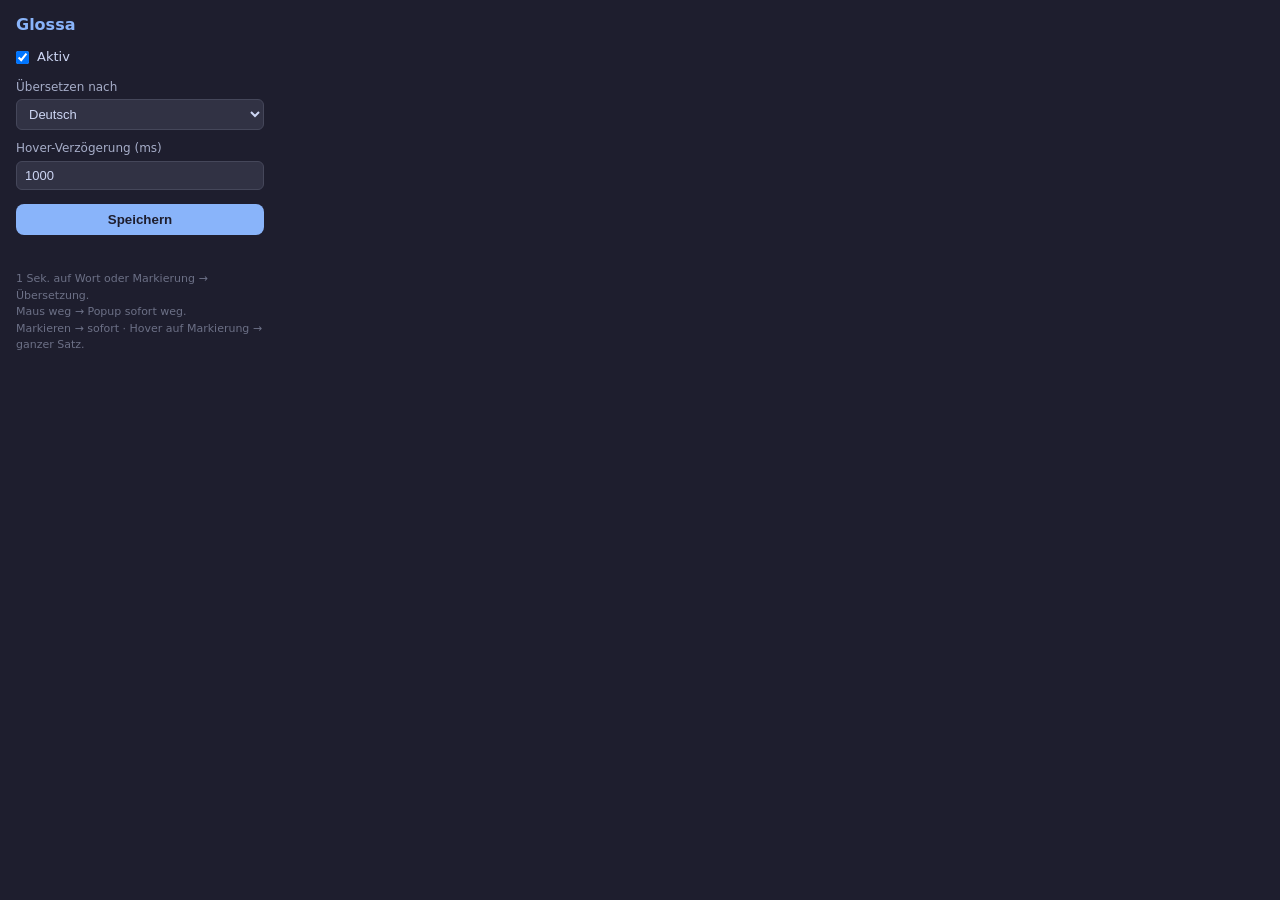
<file: popup.html>
<!DOCTYPE html>
<html lang="de">
  <head>
    <meta charset="utf-8" />
    <title>Glossa</title>
    <style>
      * { box-sizing: border-box; }
      body {
        margin: 0;
        padding: 14px 16px 16px;
        width: 280px;
        font: 13px/1.4 "Segoe UI", system-ui, sans-serif;
        color: #cdd6f4;
        background: #1e1e2e;
      }
      h1 {
        margin: 0 0 12px;
        font-size: 16px;
        font-weight: 600;
        color: #89b4fa;
      }
      label {
        display: block;
        margin-bottom: 10px;
        color: #a6adc8;
        font-size: 12px;
      }
      select, input[type="number"] {
        width: 100%;
        margin-top: 4px;
        padding: 6px 8px;
        border-radius: 6px;
        border: 1px solid #45475a;
        background: #313244;
        color: #cdd6f4;
        font-size: 13px;
      }
      .row { display: flex; align-items: center; gap: 8px; margin-bottom: 12px; }
      .row input { width: auto; margin: 0; }
      .row span { color: #cdd6f4; font-size: 13px; }
      button {
        width: 100%;
        margin-top: 4px;
        padding: 8px;
        border: none;
        border-radius: 8px;
        background: #89b4fa;
        color: #1e1e2e;
        font-weight: 600;
        cursor: pointer;
      }
      button:hover { background: #b4befe; }
      .hint {
        margin-top: 12px;
        font-size: 11px;
        color: #6c7086;
        line-height: 1.5;
      }
      .saved { color: #a6e3a1; font-size: 12px; min-height: 18px; margin-top: 6px; }
      .saved.error { color: #f38ba8; }
    </style>
  </head>
  <body>
    <h1>Glossa</h1>
    <label class="row" for="enabled">
      <input type="checkbox" id="enabled" checked />
      <span>Aktiv</span>
    </label>
    <label>
      Übersetzen nach
      <select id="targetLang"></select>
    </label>
    <label>
      Hover-Verzögerung (ms)
      <input type="number" id="hoverDelayMs" min="0" max="3000" step="100" value="1000" />
    </label>
    <button type="button" id="save">Speichern</button>
    <div class="saved" id="status"></div>
    <p class="hint">
      1 Sek. auf Wort oder Markierung → Übersetzung.<br />
      Maus weg → Popup sofort weg.<br />
      Markieren → sofort · Hover auf Markierung → ganzer Satz.
    </p>
    <script src="languages.js"></script>
    <script src="popup.js"></script>
  </body>
</html>
</file>
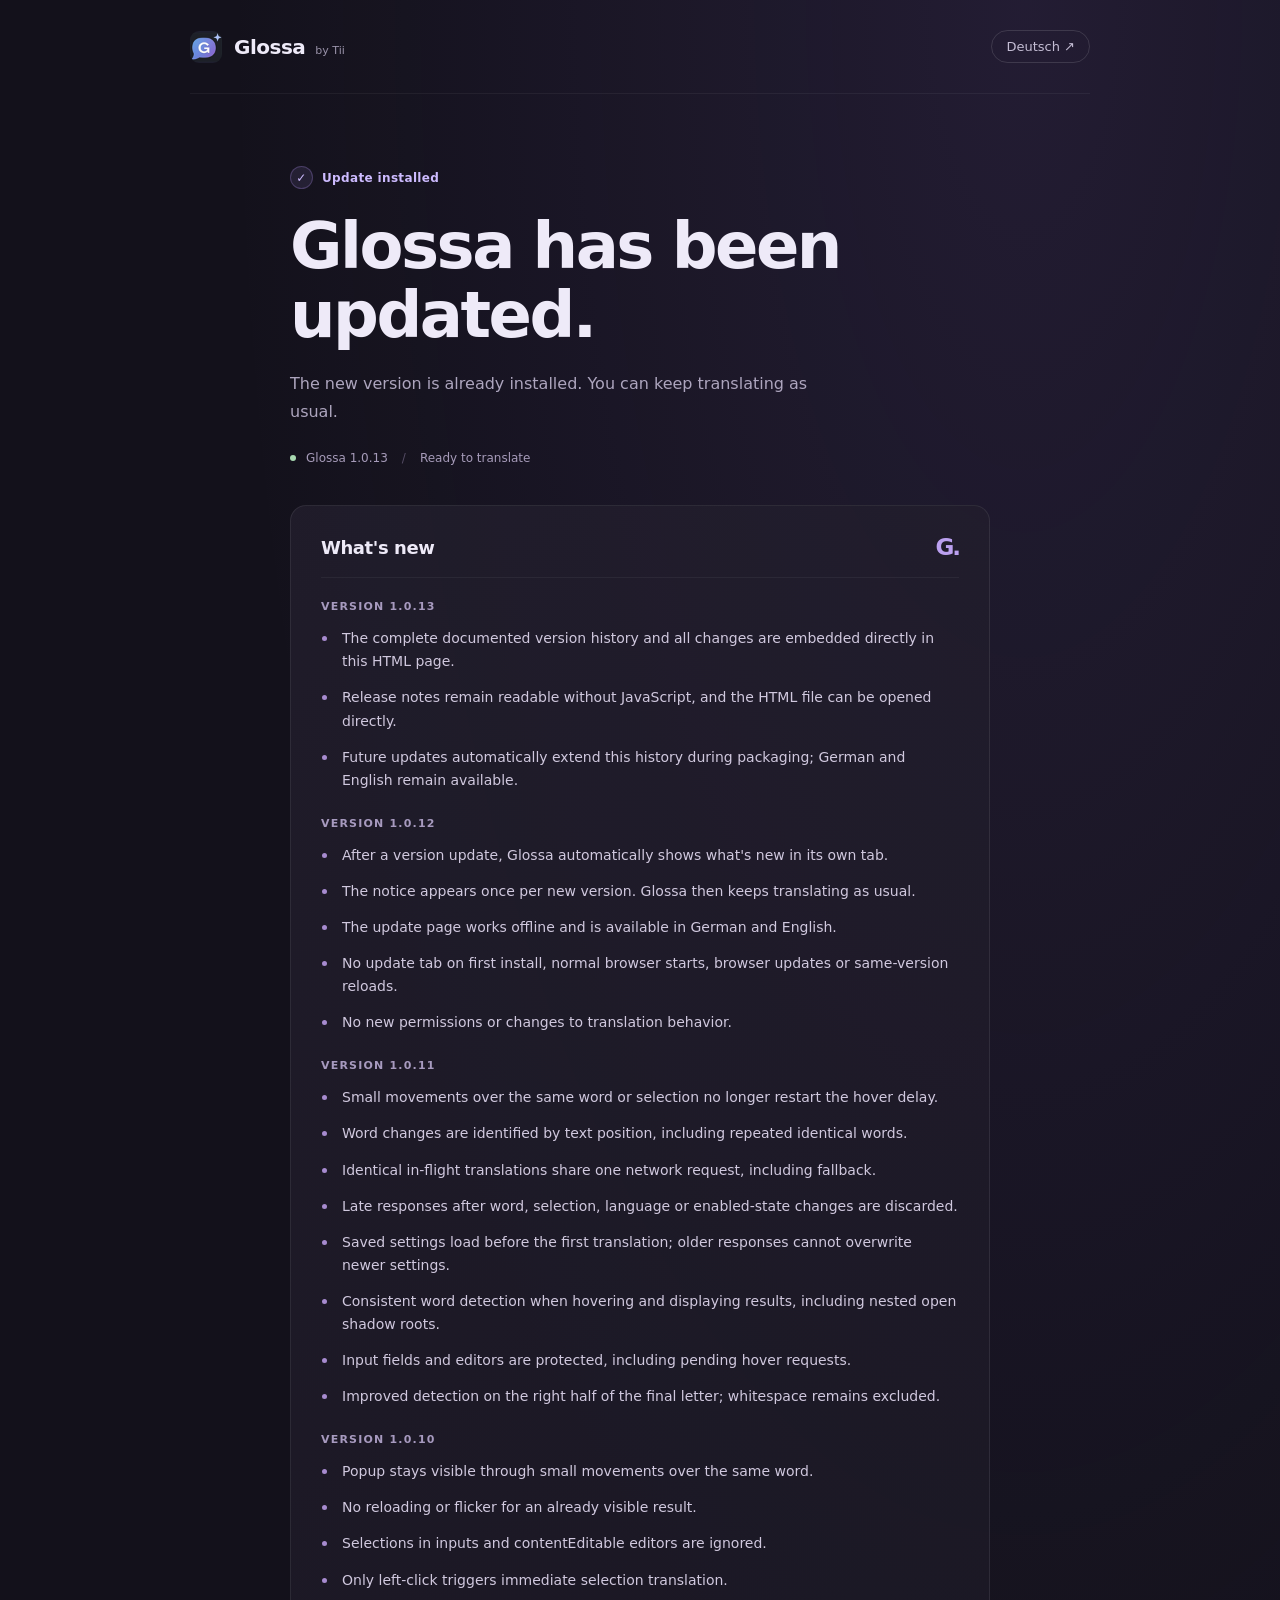
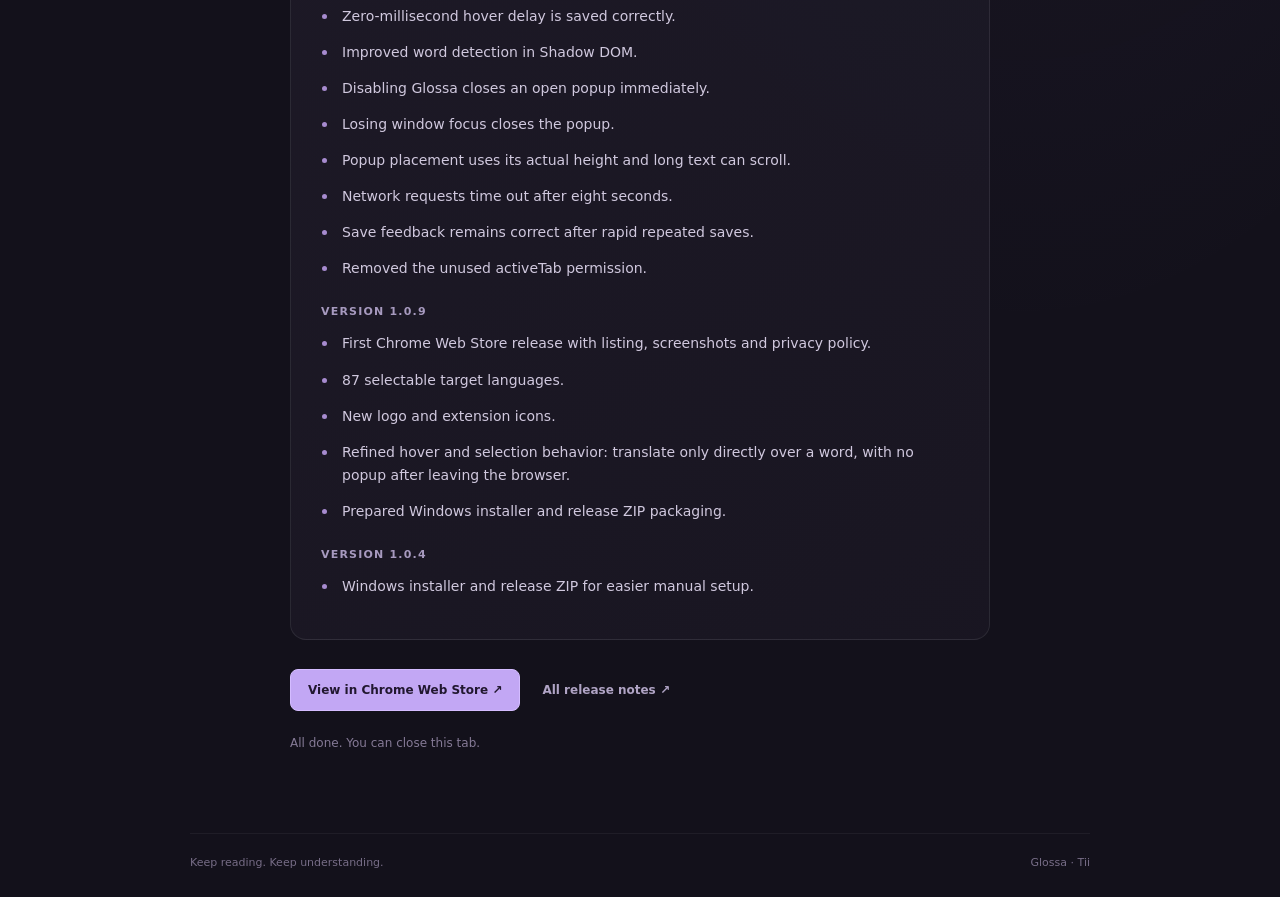
<file: updates.html>
<!DOCTYPE html>
<html lang="de">
<head>
  <meta charset="utf-8" />
  <meta name="viewport" content="width=device-width, initial-scale=1" />
  <meta name="color-scheme" content="dark" />
  <title>Glossa wurde aktualisiert</title>
  <link rel="icon" href="icons/icon48.png" />
  <link rel="stylesheet" href="updates.css" />
  <script src="updates.js" defer></script>
</head>
<body>
  <div class="shell">
    <header>
      <a class="brand" href="https://github.com/TiiTime/Glossa" target="_blank" rel="noopener noreferrer" aria-label="Glossa auf GitHub">
        <img src="icons/icon48.png" alt="" width="32" height="32" />
        <span>Glossa<span class="byline">by Tii</span></span>
      </a>
      <button id="language" type="button" aria-label="Switch to English">English <span aria-hidden="true">↗</span></button>
    </header>
    <main>
      <div class="status"><span aria-hidden="true">✓</span><span id="status">Update installiert</span></div>
      <h1 id="title">Glossa wurde<br /> aktualisiert.</h1>
      <p class="intro" id="intro">Die neue Version ist bereits installiert. Du kannst wie gewohnt weiterübersetzen.</p>
      <div class="version-line"><span class="dot" aria-hidden="true"></span><span id="version">Glossa</span><span class="separator">/</span><span id="version-label">Bereit zum Übersetzen</span></div>
      <section class="notes" aria-labelledby="notes-title">
        <div class="section-heading"><h2 id="notes-title">Das ist neu</h2><span class="small-mark" aria-hidden="true">G.</span></div>
        <div id="release-notes" aria-live="polite">
<!-- release-notes:start -->
<section class="release-group" data-release-version="1.0.13"><h3>Version 1.0.13</h3><ul><li data-en="The complete documented version history and all changes are embedded directly in this HTML page.">Die vollst&#228;ndige dokumentierte Versionshistorie mit allen &#196;nderungen steht direkt in dieser HTML-Seite.</li>
<li data-en="Release notes remain readable without JavaScript, and the HTML file can be opened directly.">Die Versionshinweise sind auch ohne JavaScript lesbar. Die HTML-Datei kann direkt ge&#246;ffnet werden.</li>
<li data-en="Future updates automatically extend this history during packaging; German and English remain available.">K&#252;nftige Updates erg&#228;nzen diese Historie automatisch beim Paketbau; Deutsch und Englisch bleiben verf&#252;gbar.</li></ul></section>
<section class="release-group" data-release-version="1.0.12"><h3>Version 1.0.12</h3><ul><li data-en="After a version update, Glossa automatically shows what&#39;s new in its own tab.">Nach einem Versionsupdate zeigt Glossa automatisch die Neuerungen in einem eigenen Tab.</li>
<li data-en="The notice appears once per new version. Glossa then keeps translating as usual.">Der Hinweis erscheint einmal pro neuer Version. Danach &#252;bersetzt Glossa wie gewohnt weiter.</li>
<li data-en="The update page works offline and is available in German and English.">Die Update-Seite funktioniert auch offline und ist auf Deutsch und Englisch verf&#252;gbar.</li>
<li data-en="No update tab on first install, normal browser starts, browser updates or same-version reloads.">Kein Update-Tab bei Erstinstallation, normalen Browserstarts, Browserupdates oder Neuladen derselben Version.</li>
<li data-en="No new permissions or changes to translation behavior.">Keine neuen Berechtigungen oder &#196;nderungen am &#220;bersetzungsverhalten.</li></ul></section>
<section class="release-group" data-release-version="1.0.11"><h3>Version 1.0.11</h3><ul><li data-en="Small movements over the same word or selection no longer restart the hover delay.">Kleine Mausbewegungen auf demselben Wort oder derselben Markierung setzen die Hover-Wartezeit nicht mehr zur&#252;ck.</li>
<li data-en="Word changes are identified by text position, including repeated identical words.">Wortwechsel werden anhand der Textposition erkannt, auch bei identischen W&#246;rtern an verschiedenen Stellen.</li>
<li data-en="Identical in-flight translations share one network request, including fallback.">Identische laufende &#220;bersetzungsanfragen teilen sich einen Netzwerkaufruf einschlie&#223;lich API-Fallback.</li>
<li data-en="Late responses after word, selection, language or enabled-state changes are discarded.">Versp&#228;tete Antworten nach Wort-, Markierungs- oder Sprachwechsel sowie nach dem Ausschalten werden verworfen.</li>
<li data-en="Saved settings load before the first translation; older responses cannot overwrite newer settings.">Gespeicherte Einstellungen werden vor der ersten &#220;bersetzung geladen; &#228;ltere Antworten &#252;berschreiben keine neueren Einstellungen.</li>
<li data-en="Consistent word detection when hovering and displaying results, including nested open shadow roots.">Einheitliche Worterkennung beim Hover und beim Anzeigen des Ergebnisses, auch in verschachtelten offenen Shadow Roots.</li>
<li data-en="Input fields and editors are protected, including pending hover requests.">Eingabefelder und Editoren werden beim Hover einschlie&#223;lich laufender Anfragen gesch&#252;tzt.</li>
<li data-en="Improved detection on the right half of the final letter; whitespace remains excluded.">Worterkennung an der rechten H&#228;lfte des letzten Buchstabens verbessert; Leerraum bleibt ausgeschlossen.</li></ul></section>
<section class="release-group" data-release-version="1.0.10"><h3>Version 1.0.10</h3><ul><li data-en="Popup stays visible through small movements over the same word.">Popup bleibt bei kleinen Mausbewegungen auf demselben Wort sichtbar.</li>
<li data-en="No reloading or flicker for an already visible result.">Kein erneutes Laden oder Flackern bei bereits sichtbarem Ergebnis.</li>
<li data-en="Selections in inputs and contentEditable editors are ignored.">Markierungen in Eingabefeldern und contentEditable-Editoren werden ignoriert.</li>
<li data-en="Only left-click triggers immediate selection translation.">Nur Linksklick l&#246;st die Sofort-&#220;bersetzung aus.</li>
<li data-en="Zero-millisecond hover delay is saved correctly.">Hover-Verz&#246;gerung 0 ms wird korrekt gespeichert.</li>
<li data-en="Improved word detection in Shadow DOM.">Verbesserte Worterkennung in Shadow DOM.</li>
<li data-en="Disabling Glossa closes an open popup immediately.">Ausschalten schlie&#223;t ein offenes Popup sofort.</li>
<li data-en="Losing window focus closes the popup.">Fenster-Fokusverlust schlie&#223;t das Popup.</li>
<li data-en="Popup placement uses its actual height and long text can scroll.">Popup-Position ber&#252;cksichtigt die tats&#228;chliche H&#246;he und lange Texte sind scrollbar.</li>
<li data-en="Network requests time out after eight seconds.">Netzwerkanfragen brechen nach acht Sekunden ab.</li>
<li data-en="Save feedback remains correct after rapid repeated saves.">Die Speichermeldung bleibt auch bei schnellem wiederholtem Speichern korrekt.</li>
<li data-en="Removed the unused activeTab permission.">Die ungenutzte Berechtigung activeTab wurde entfernt.</li></ul></section>
<section class="release-group" data-release-version="1.0.9"><h3>Version 1.0.9</h3><ul><li data-en="First Chrome Web Store release with listing, screenshots and privacy policy.">Erste Ver&#246;ffentlichung im Chrome Web Store mit Listing, Screenshots und Datenschutzerkl&#228;rung.</li>
<li data-en="87 selectable target languages.">87 ausw&#228;hlbare Zielsprachen.</li>
<li data-en="New logo and extension icons.">Neues Logo und neue Erweiterungs-Icons.</li>
<li data-en="Refined hover and selection behavior: translate only directly over a word, with no popup after leaving the browser.">Hover- und Markierungsverhalten &#252;berarbeitet: &#220;bersetzung nur direkt auf einem Wort, kein Popup nach Verlassen des Browsers.</li>
<li data-en="Prepared Windows installer and release ZIP packaging.">Windows-Installer und Release-ZIP-Paketierung vorbereitet.</li></ul></section>
<section class="release-group" data-release-version="1.0.4"><h3>Version 1.0.4</h3><ul><li data-en="Windows installer and release ZIP for easier manual setup.">Windows-Installer und Release-ZIP f&#252;r die einfachere manuelle Einrichtung.</li></ul></section>
<!-- release-notes:end -->
        </div>
      </section>
      <div class="actions">
        <a class="primary" id="store" href="https://chromewebstore.google.com/detail/glossa/jopklcgamodpahihakgiogohpiaafamm" target="_blank" rel="noopener noreferrer">Im Chrome Web Store ansehen <span aria-hidden="true">↗</span></a>
        <a class="secondary" id="github" href="https://github.com/TiiTime/Glossa/releases" target="_blank" rel="noopener noreferrer">Alle Versionshinweise <span aria-hidden="true">↗</span></a>
      </div>
      <p class="hint" id="hint">Alles erledigt. Du kannst diesen Tab schließen.</p>
    </main>
    <footer><span id="footer">Einfach lesen. Einfach verstehen.</span><span>Glossa · Tii</span></footer>
  </div>
</body>
</html>
</file>
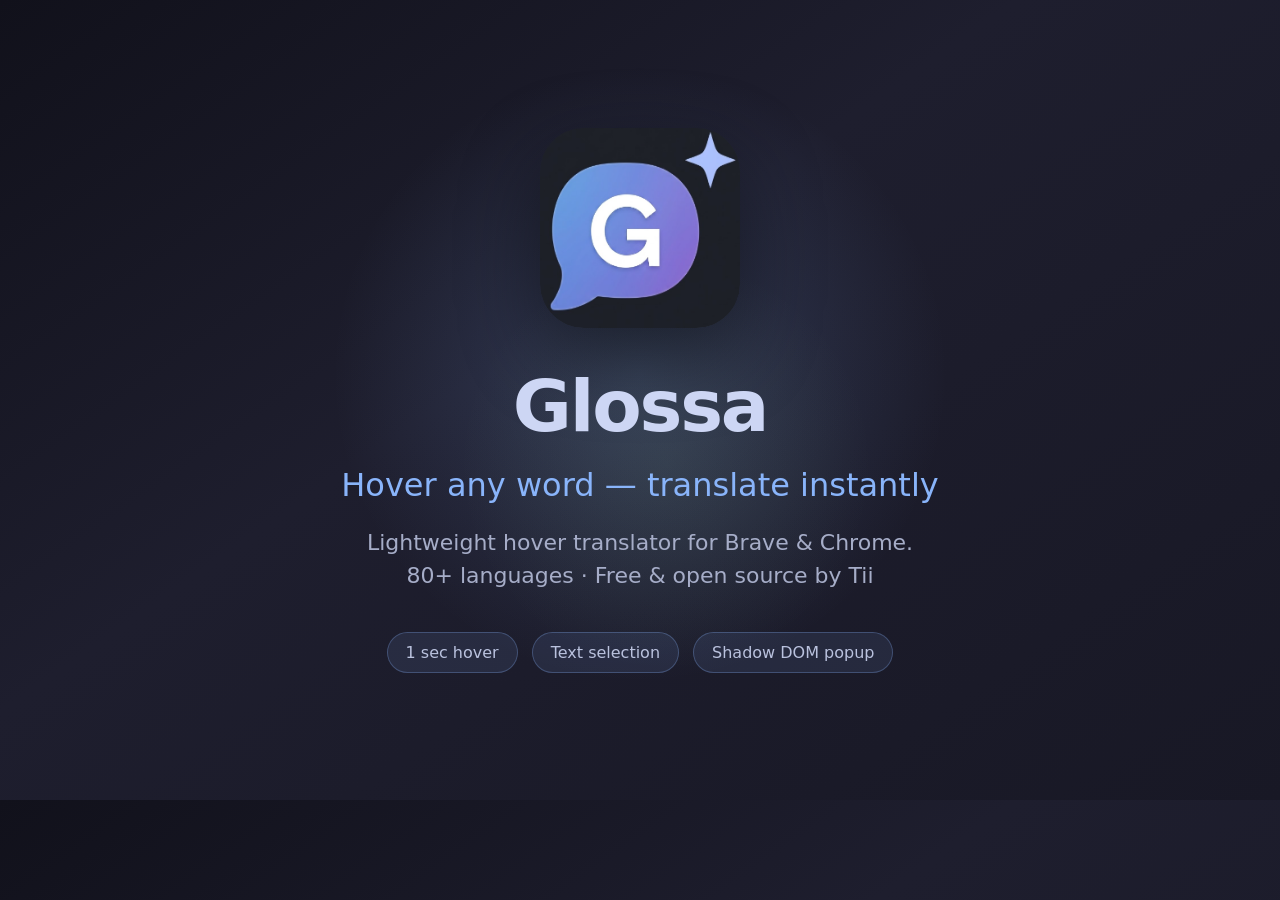
<file: webstore/assets/promo-screenshot.html>
<!DOCTYPE html>
<html lang="en">
  <head>
    <meta charset="utf-8" />
    <title>Glossa Promo</title>
    <style>
      * { box-sizing: border-box; margin: 0; padding: 0; }
      html, body {
        width: 1280px;
        height: 800px;
        overflow: hidden;
        font-family: "Segoe UI", system-ui, sans-serif;
        background: linear-gradient(145deg, #11111b 0%, #1e1e2e 42%, #181825 100%);
      }
      .scene {
        width: 1280px;
        height: 800px;
        display: flex;
        flex-direction: column;
        align-items: center;
        justify-content: center;
        position: relative;
        text-align: center;
        padding: 48px;
      }
      .glow {
        position: absolute;
        width: 640px;
        height: 640px;
        border-radius: 50%;
        background: radial-gradient(circle, rgba(137, 180, 250, 0.2), transparent 68%);
        top: 50%;
        left: 50%;
        transform: translate(-50%, -54%);
      }
      .glow2 {
        position: absolute;
        width: 420px;
        height: 420px;
        border-radius: 50%;
        background: radial-gradient(circle, rgba(166, 227, 161, 0.08), transparent 70%);
        top: 58%;
        left: 52%;
        transform: translate(-50%, -50%);
      }
      .logo {
        width: 200px;
        height: 200px;
        border-radius: 44px;
        margin-bottom: 36px;
        position: relative;
        z-index: 1;
        box-shadow: 0 28px 80px rgba(0, 0, 0, 0.45);
      }
      h1 {
        font-size: 72px;
        font-weight: 700;
        color: #cdd6f4;
        letter-spacing: -0.03em;
        position: relative;
        z-index: 1;
      }
      .tagline {
        margin-top: 18px;
        font-size: 32px;
        font-weight: 500;
        color: #89b4fa;
        position: relative;
        z-index: 1;
      }
      .sub {
        margin-top: 22px;
        font-size: 22px;
        color: #a6adc8;
        line-height: 1.5;
        max-width: 720px;
        position: relative;
        z-index: 1;
      }
      .pills {
        margin-top: 40px;
        display: flex;
        gap: 14px;
        flex-wrap: wrap;
        justify-content: center;
        position: relative;
        z-index: 1;
      }
      .pill {
        padding: 10px 18px;
        border-radius: 999px;
        background: rgba(137, 180, 250, 0.1);
        border: 1px solid rgba(137, 180, 250, 0.28);
        color: #bac2de;
        font-size: 16px;
      }
    </style>
  </head>
  <body>
    <div class="scene">
      <div class="glow"></div>
      <div class="glow2"></div>
      <img class="logo" src="glossa-logo-source.png" alt="Glossa" />
      <h1>Glossa</h1>
      <p class="tagline">Hover any word — translate instantly</p>
      <p class="sub">Lightweight hover translator for Brave &amp; Chrome.<br />80+ languages · Free &amp; open source by Tii</p>
      <div class="pills">
        <span class="pill">1 sec hover</span>
        <span class="pill">Text selection</span>
        <span class="pill">Shadow DOM popup</span>
      </div>
    </div>
  </body>
</html>
</file>
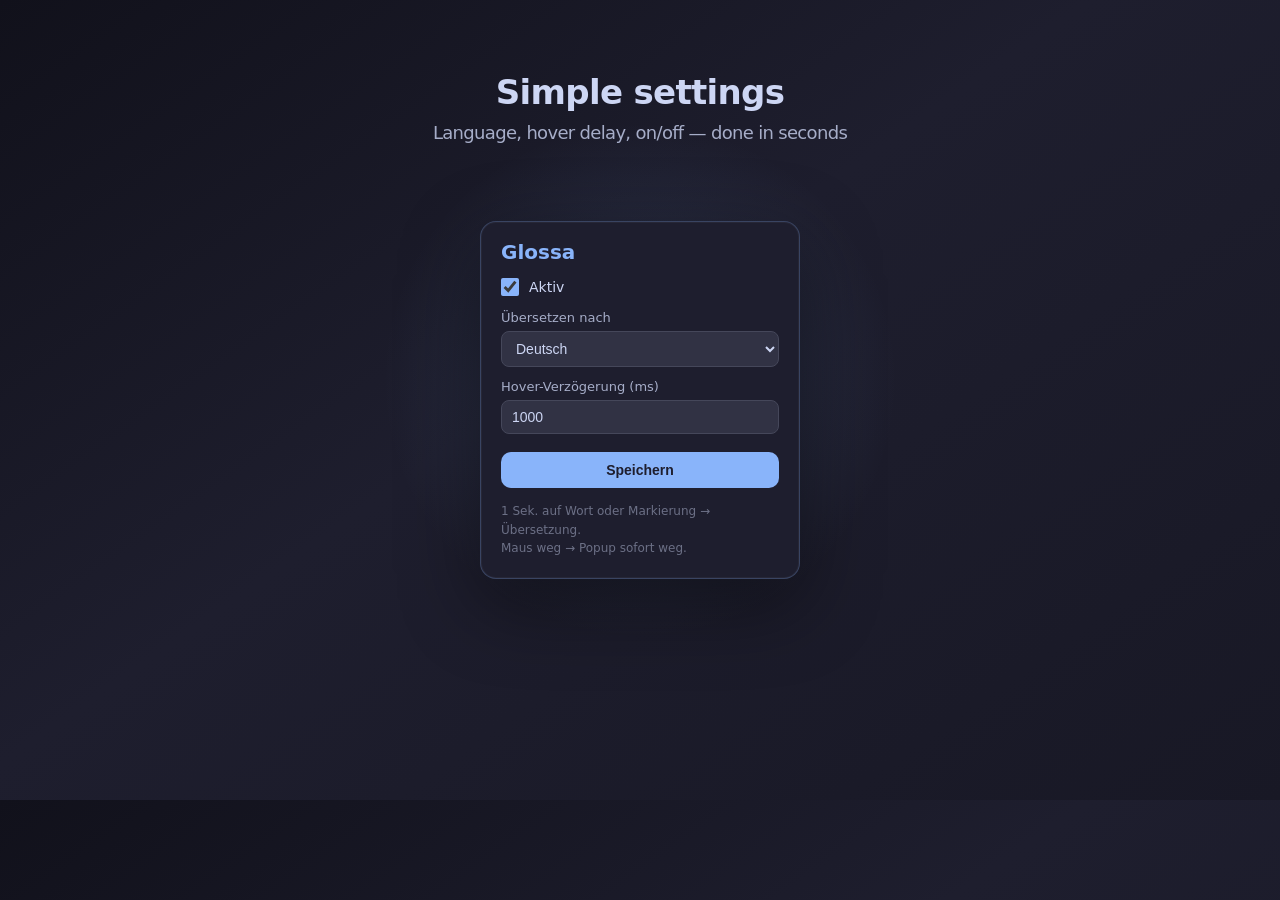
<file: webstore/assets/settings-screenshot.html>
<!DOCTYPE html>
<html lang="de">
  <head>
    <meta charset="utf-8" />
    <title>Glossa Settings Screenshot</title>
    <style>
      * { box-sizing: border-box; margin: 0; padding: 0; }
      html, body {
        width: 1280px;
        height: 800px;
        overflow: hidden;
        font-family: "Segoe UI", system-ui, sans-serif;
        background: linear-gradient(145deg, #11111b 0%, #1e1e2e 45%, #181825 100%);
      }
      .scene {
        width: 1280px;
        height: 800px;
        display: flex;
        align-items: center;
        justify-content: center;
        position: relative;
      }
      .glow {
        position: absolute;
        width: 520px;
        height: 520px;
        border-radius: 50%;
        background: radial-gradient(circle, rgba(137, 180, 250, 0.18), transparent 70%);
        top: 120px;
        left: 50%;
        transform: translateX(-50%);
      }
      .caption {
        position: absolute;
        top: 72px;
        left: 0;
        right: 0;
        text-align: center;
        color: #cdd6f4;
        font-size: 34px;
        font-weight: 600;
        letter-spacing: -0.02em;
      }
      .caption span {
        display: block;
        margin-top: 10px;
        font-size: 18px;
        font-weight: 400;
        color: #a6adc8;
      }
      .popup {
        width: 320px;
        padding: 18px 20px 20px;
        border-radius: 16px;
        background: #1e1e2e;
        border: 1px solid rgba(137, 180, 250, 0.25);
        box-shadow: 0 24px 80px rgba(0, 0, 0, 0.45), 0 0 0 1px rgba(255, 255, 255, 0.04) inset;
        position: relative;
        z-index: 1;
      }
      .popup h1 {
        margin: 0 0 14px;
        font-size: 20px;
        font-weight: 600;
        color: #89b4fa;
      }
      label {
        display: block;
        margin-bottom: 12px;
        color: #a6adc8;
        font-size: 13px;
      }
      select, input[type="number"] {
        width: 100%;
        margin-top: 6px;
        padding: 8px 10px;
        border-radius: 8px;
        border: 1px solid #45475a;
        background: #313244;
        color: #cdd6f4;
        font-size: 14px;
      }
      .row {
        display: flex;
        align-items: center;
        gap: 10px;
        margin-bottom: 14px;
      }
      .row input { width: 18px; height: 18px; accent-color: #89b4fa; }
      .row span { color: #cdd6f4; font-size: 14px; }
      button {
        width: 100%;
        margin-top: 6px;
        padding: 10px;
        border: none;
        border-radius: 10px;
        background: #89b4fa;
        color: #1e1e2e;
        font-weight: 600;
        font-size: 14px;
      }
      .hint {
        margin-top: 14px;
        font-size: 12px;
        color: #6c7086;
        line-height: 1.55;
      }
    </style>
  </head>
  <body>
    <div class="scene">
      <div class="glow"></div>
      <div class="caption">
        Simple settings
        <span>Language, hover delay, on/off — done in seconds</span>
      </div>
      <div class="popup">
        <h1>Glossa</h1>
        <label class="row">
          <input type="checkbox" checked />
          <span>Aktiv</span>
        </label>
        <label>
          Übersetzen nach
          <select>
            <option selected>Deutsch</option>
          </select>
        </label>
        <label>
          Hover-Verzögerung (ms)
          <input type="number" value="1000" />
        </label>
        <button type="button">Speichern</button>
        <p class="hint">
          1 Sek. auf Wort oder Markierung → Übersetzung.<br />
          Maus weg → Popup sofort weg.
        </p>
      </div>
    </div>
  </body>
</html>
</file>
<file: updates.css>
:root{font-family:"Segoe UI",system-ui,sans-serif;color:#eeeaf8;background:#13111b;font-synthesis:none;color-scheme:dark}
*{box-sizing:border-box}
body{margin:0;background:radial-gradient(ellipse at 80% 0,rgba(148,110,223,.12),transparent 55%),#13111b;min-height:100vh}
a{color:inherit;text-decoration:none}
button,a{-webkit-tap-highlight-color:transparent}
a:focus-visible,button:focus-visible{outline:3px solid #c5b0ff;outline-offset:5px}
.shell{max-width:980px;margin:0 auto;padding:0 40px}
header{display:flex;align-items:center;justify-content:space-between;padding:30px 0;border-bottom:1px solid #ffffff0d}
.brand{display:flex;gap:12px;align-items:center;font-size:20px;font-weight:650;letter-spacing:-.5px}
.brand img{border-radius:9px}.byline{font-size:11px;color:#9992a9;font-weight:400;letter-spacing:0;margin-left:10px}
button{font:inherit;font-size:13px;color:#c4bdd4;background:transparent;border:1px solid #ffffff20;border-radius:20px;padding:8px 14px;cursor:pointer}
button span{margin-left:10px}button:hover{background:#ffffff08}
main{max-width:700px;margin:72px auto 80px}
.status{display:inline-flex;align-items:center;gap:9px;font-size:12px;color:#cdbbff;font-weight:600;letter-spacing:.35px}
.status>span:first-child{display:grid;place-items:center;width:23px;height:23px;background:#b699fa1a;border:1px solid #b699fa40;border-radius:50%}
h1{font-size:clamp(38px,6vw,64px);line-height:1.08;letter-spacing:-2.5px;font-weight:650;margin:23px 0 20px;max-width:650px}
.intro{max-width:530px;font-size:16px;line-height:1.75;color:#ada5be;margin:0}
.version-line{display:flex;gap:10px;align-items:center;margin:25px 0 40px;font-size:12px;color:#a69bb9;flex-wrap:wrap}.dot{width:6px;height:6px;border-radius:50%;background:#a8d8b0}.separator{color:#554c64;margin:0 4px}
.notes{border:1px solid #ffffff14;border-radius:16px;background:linear-gradient(145deg,#24202fbb,#1b1824bb);padding:28px 30px}
.section-heading{display:flex;align-items:center;justify-content:space-between;border-bottom:1px solid #ffffff0d;padding-bottom:17px;margin-bottom:22px}
h2{font-size:18px;letter-spacing:-.4px;margin:0;font-weight:600}.small-mark{font-weight:650;color:#bba0f0;font-size:23px;letter-spacing:-2px}
h3{font-size:11px;text-transform:uppercase;letter-spacing:1.2px;color:#a79abf;font-weight:600;margin:25px 0 14px}
.release-group:first-child h3{margin-top:0}ul{list-style:none;padding:0;margin:0}li{position:relative;padding-left:21px;margin:13px 0;font-size:14px;line-height:1.65;color:#d0c8de}li::before{content:"";position:absolute;left:1px;top:9px;width:5px;height:5px;border-radius:50%;background:#a78bcf}
.actions{display:flex;align-items:center;gap:22px;flex-wrap:wrap;margin-top:29px;font-size:12px;font-weight:600}.actions span{margin-left:10px}
.primary{padding:13px 17px;background:#c2a7f4;color:#21172f;border:1px solid #d4bcff;border-radius:8px}.primary:hover{background:#d2baff}.secondary{color:#b0a4c5}.secondary:hover{color:#eeeaf8}
.hint{font-size:12px;color:#857a96;margin-top:23px;line-height:1.6}footer{display:flex;justify-content:space-between;gap:20px;padding:22px 0 28px;border-top:1px solid #ffffff0d;color:#776d87;font-size:11px}
@media(max-width:600px){.shell{padding:0 22px}header{padding:22px 0}main{margin:45px auto 52px}h1{letter-spacing:-1.5px}.notes{padding:22px 20px}.actions{align-items:flex-start;flex-direction:column;gap:20px}footer{flex-direction:column;gap:8px}.byline{display:none}}
</file>
